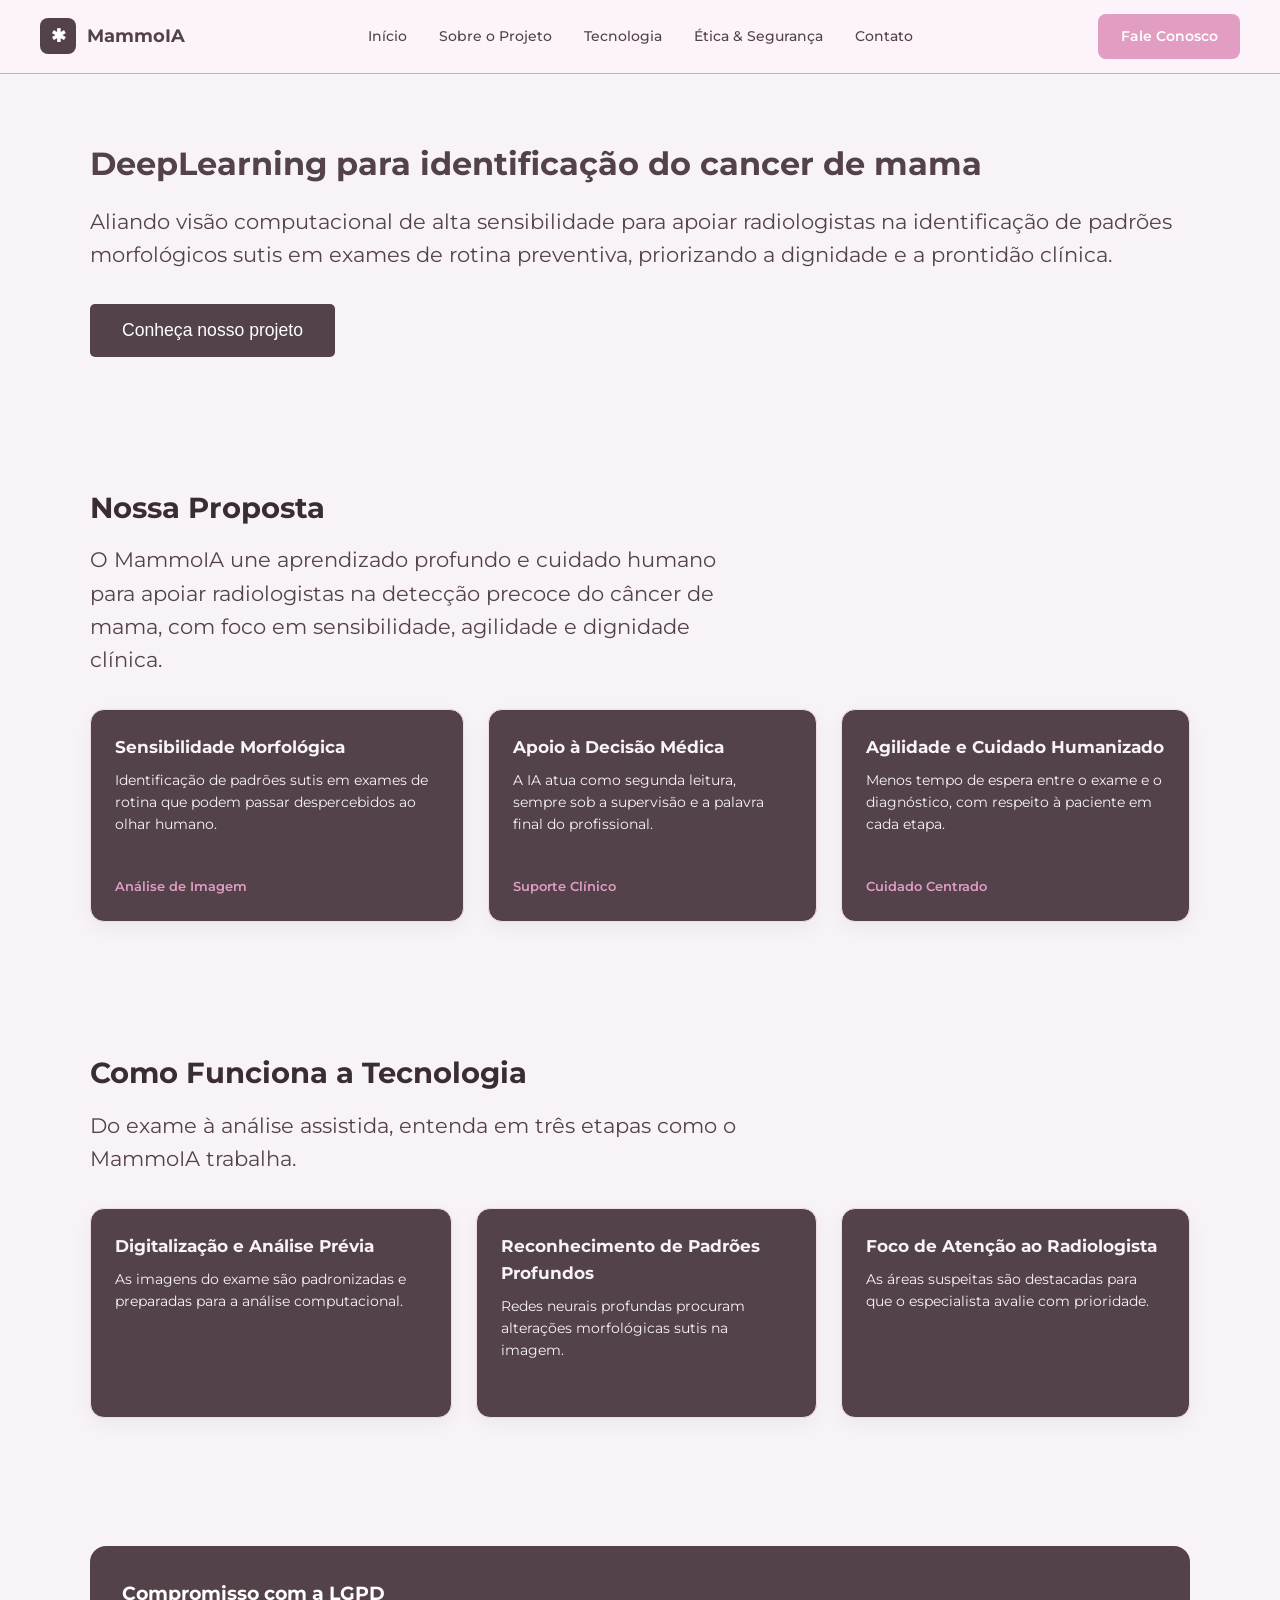
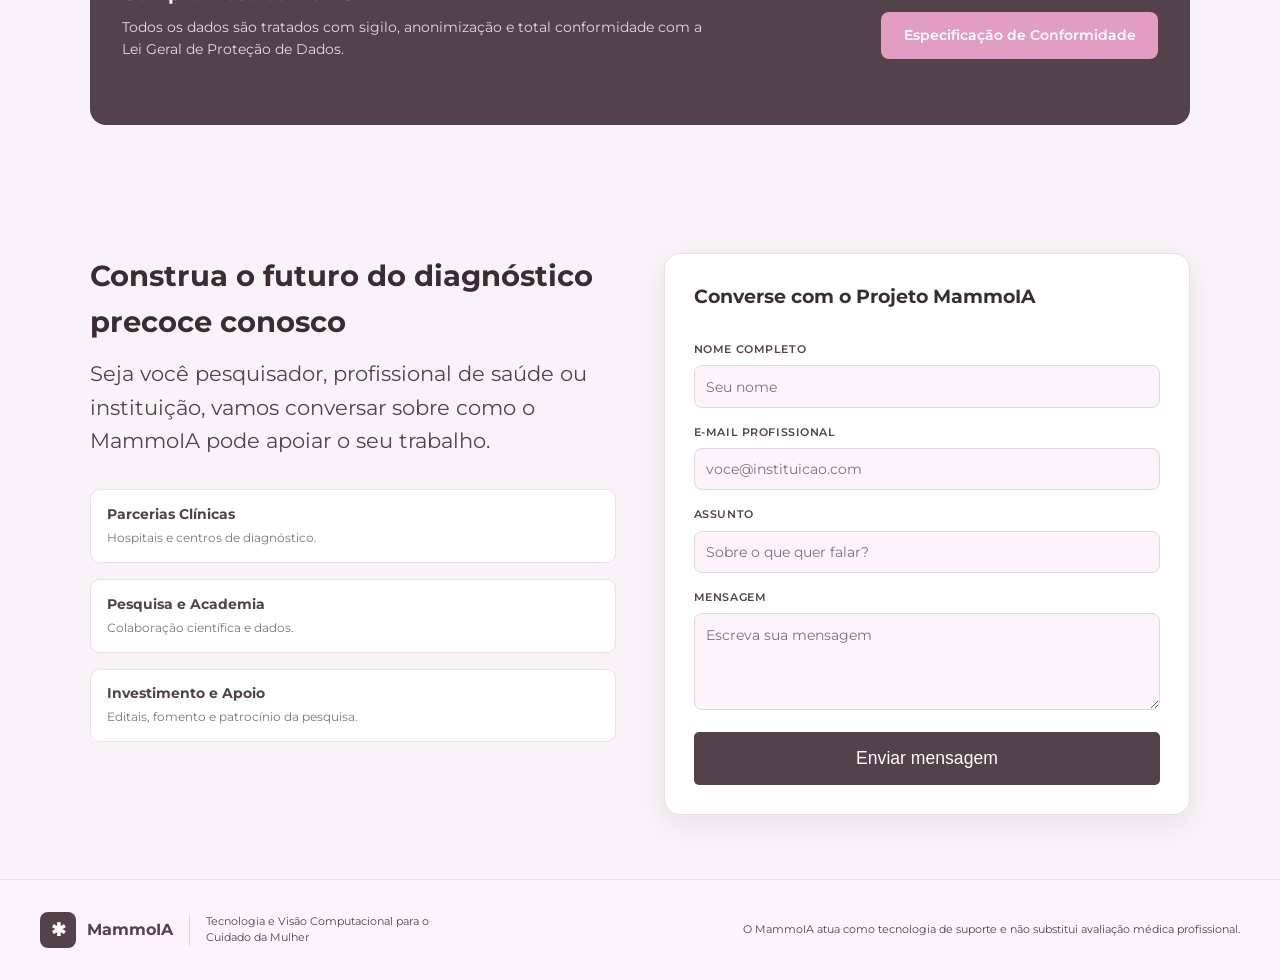
<file: Landing page - Projeto/index.html>
<!doctype html>
<html lang="pt-br">
  <head>
    <meta charset="UTF-8" />
    <meta name="viewport" content="width=device-width, initial-scale=1.0" />
    <link rel="stylesheet" href="style.css" />
    <link rel="preconnect" href="https://fonts.googleapis.com" />
    <link rel="preconnect" href="https://fonts.gstatic.com" crossorigin />
    <link
      href="https://fonts.googleapis.com/css2?family=Montserrat:ital,wght@0,100..900;1,100..900&display=swap"
      rel="stylesheet"
    />
    <title>MammoIA</title>
  </head>
  <body>
    <header class="header">
      <div class="nav">
        <a href="#home" class="logo">
          <span class="logo-icone">✱</span>
          MammoIA
        </a>

        <nav class="menu">
          <a href="#home">Início</a>
          <a href="#sobre">Sobre o Projeto</a>
          <a href="#tecnologia">Tecnologia</a>
          <a href="#etica">Ética &amp; Segurança</a>
          <a href="#contato">Contato</a>
        </nav>

        <a href="#contato" class="btn-header">Fale Conosco</a>
      </div>
    </header>

    <section class="secao" id="home">
      <div class="secao-inner">
        <h1>DeepLearning para identificação do cancer de mama</h1>
        <p>
          Aliando visão computacional de alta sensibilidade para apoiar
          radiologistas na identificação de padrões morfológicos sutis em exames
          de rotina preventiva, priorizando a dignidade e a prontidão clínica.
        </p>
        <button class="btn-primary">Conheça nosso projeto</button>
      </div>
    </section>

    <section class="secao" id="sobre">
      <div class="secao-inner">
        <h2>Nossa Proposta</h2>
        <p class="secao-texto">
          O MammoIA une aprendizado profundo e cuidado humano para apoiar
          radiologistas na detecção precoce do câncer de mama, com foco em
          sensibilidade, agilidade e dignidade clínica.
        </p>

        <div class="cards">
          <article class="card-info">
            <h3>Sensibilidade Morfológica</h3>
            <p>
              Identificação de padrões sutis em exames de rotina que podem
              passar despercebidos ao olhar humano.
            </p>
            <a href="#tecnologia" class="card-link">Análise de Imagem</a>
          </article>

          <article class="card-info">
            <h3>Apoio à Decisão Médica</h3>
            <p>
              A IA atua como segunda leitura, sempre sob a supervisão e a
              palavra final do profissional.
            </p>
            <a href="#tecnologia" class="card-link">Suporte Clínico</a>
          </article>

          <article class="card-info">
            <h3>Agilidade e Cuidado Humanizado</h3>
            <p>
              Menos tempo de espera entre o exame e o diagnóstico, com respeito
              à paciente em cada etapa.
            </p>
            <a href="#etica" class="card-link">Cuidado Centrado</a>
          </article>
        </div>
      </div>
    </section>

    <section class="secao" id="tecnologia">
      <div class="secao-inner">
        <h2>Como Funciona a Tecnologia</h2>
        <p class="secao-texto">
          Do exame à análise assistida, entenda em três etapas como o MammoIA
          trabalha.
        </p>

        <div class="cards esquerda">
          <article class="card-info">
            <h3>Digitalização e Análise Prévia</h3>
            <p>
              As imagens do exame são padronizadas e preparadas para a análise
              computacional.
            </p>
          </article>

          <article class="card-info">
            <h3>Reconhecimento de Padrões Profundos</h3>
            <p>
              Redes neurais profundas procuram alterações morfológicas sutis na
              imagem.
            </p>
          </article>

          <article class="card-info">
            <h3>Foco de Atenção ao Radiologista</h3>
            <p>
              As áreas suspeitas são destacadas para que o especialista avalie
              com prioridade.
            </p>
          </article>
        </div>
      </div>
    </section>

    <section class="secao" id="etica">
      <div class="secao-inner">
        <div class="banner-etica">
          <div>
            <h3>Compromisso com a LGPD</h3>
            <p>
              Todos os dados são tratados com sigilo, anonimização e total
              conformidade com a Lei Geral de Proteção de Dados.
            </p>
          </div>
          <a href="#contato" class="btn-rosa">Especificação de Conformidade</a>
        </div>
      </div>
    </section>

    <!-- CONTATO -->
    <section class="secao" id="contato">
      <div class="secao-inner contato-grid">
        <div>
          <h2>Construa o futuro do diagnóstico precoce conosco</h2>
          <p class="secao-texto">
            Seja você pesquisador, profissional de saúde ou instituição, vamos
            conversar sobre como o MammoIA pode apoiar o seu trabalho.
          </p>

          <ul class="contato-lista">
            <li>
              <strong>Parcerias Clínicas</strong><br /><small
                >Hospitais e centros de diagnóstico.</small
              >
            </li>
            <li>
              <strong>Pesquisa e Academia</strong><br /><small
                >Colaboração científica e dados.</small
              >
            </li>
            <li>
              <strong>Investimento e Apoio</strong><br /><small
                >Editais, fomento e patrocínio da pesquisa.</small
              >
            </li>
          </ul>
        </div>

        <form class="form-card">
          <h3>Converse com o Projeto MammoIA</h3>

          <label for="nome">Nome completo</label>
          <input type="text" id="nome" placeholder="Seu nome" />

          <label for="email">E-mail profissional</label>
          <input type="email" id="email" placeholder="voce@instituicao.com" />

          <label for="assunto">Assunto</label>
          <input
            type="text"
            id="assunto"
            placeholder="Sobre o que quer falar?"
          />

          <label for="msg">Mensagem</label>
          <textarea
            id="msg"
            rows="4"
            placeholder="Escreva sua mensagem"
          ></textarea>

          <button type="submit" class="btn-primary">Enviar mensagem</button>
        </form>
      </div>
    </section>

    <footer class="footer">
      <div class="footer-inner">
        <div class="footer-marca">
          <a href="#home" class="logo footer-logo">
            <span class="logo-icone">✱</span>
            MammoIA
          </a>
          <p class="footer-slogan">
            Tecnologia e Visão Computacional para o Cuidado da Mulher
          </p>
        </div>

        <p class="footer-aviso">
          O MammoIA atua como tecnologia de suporte e não substitui avaliação
          médica profissional.
        </p>
      </div>
    </footer>
  </body>
</html>
</file>
<file: Landing page - Projeto/style.css>
* {
  margin: 0;
  padding: 0;
  box-sizing: border-box;
}

body {
  font-family: Montserrat;
  line-height: 1.6;
  color: #f8f3f6;
  background-color: #f8f3f6;
}

.container {
  margin: 0;
  padding: 0;
  max-width: 1200px;
}

.header {
  background-color: #fcf4fa;
  position: sticky;
  top: 0;
  z-index: 100;
  padding: 0.9rem 2rem;
  border-bottom: 1px solid #e19dc2;
}

.nav {
  max-width: 1200px;
  margin: 0 auto;
  display: grid;
  grid-template-columns: 1fr auto 1fr;
  align-items: center;
}

.logo {
  display: flex;
  align-items: center;
  gap: 0.7rem;
  font-weight: 700;
  font-size: 1.1rem;
  color: #54424b;
  text-decoration: none;
  justify-self: start;
}

.logo-icone {
  width: 36px;
  height: 36px;
  background-color: #54424b;
  color: white;
  border-radius: 8px;
  display: flex;
  align-items: center;
  justify-content: center;
  font-size: 1.1rem;
}

.menu {
  display: flex;
  gap: 2rem;
}

.menu a {
  color: #54424b;
  text-decoration: none;
  font-size: 0.85rem;
  font-weight: 500;
  transition: color 0.3s;
}

.menu a:hover {
  color: #c0558c;
}

.btn-header {
  justify-self: end;
  background-color: #e19dc2;
  color: white;
  text-decoration: none;
  font-size: 0.85rem;
  font-weight: 600;
  padding: 0.7rem 1.4rem;
  border-radius: 8px;
  transition: background-color 0.3s;
}

.btn-header:hover {
  background-color: #d87ba8;
}

.secao {
  padding: 4rem 2rem;
  color: #54424b;
}

.secao h1 {
  font-size: 2rem;
  margin-bottom: 1rem;
}
.secao p {
  font-size: 1.3rem;
  margin-bottom: 2rem;
  flex-wrap: wrap;
}
.btn-primary {
  background-color: #54424b;
  color: white;
  padding: 1rem 2rem;
  border: none;
  border-radius: 5px;
  font-size: 1.1rem;
  cursor: pointer;
  transition: background-color 0.5s;
}
.btn-primary:hover {
  background-color: #e19dc2;
}

.secao-inner {
  max-width: 1100px;
  margin: 0 auto;
}

.secao-inner.centro {
  text-align: center;
}
.secao h2 {
  font-size: 1.8rem;
  color: #3a2c33;
  margin-bottom: 0.8rem;
}
.secao-texto {
  max-width: 650px;
  font-size: 0.95rem;
  margin-bottom: 2rem;
}
.centro .secao-texto {
  margin-left: auto;
  margin-right: auto;
}

.cards {
  display: flex;
  flex-direction: row;
  grid-template-columns: repeat(3, 1fr);
  gap: 1.5rem;
  color: #f8f3f6;
}
.cards.esquerda {
  text-align: left;
  flex-direction: colum;
}
.card-info {
  background: #54424b;
  border: 1px solid #f0dce8;
  border-radius: 14px;
  padding: 1.5rem;
  box-shadow: 0 6px 20px rgba(0, 0, 0, 0.05);
  display: flex;
  flex-direction: column;
  gap: 0.6rem;
}
.card-info h3 {
  font-size: 1.05rem;
}
.card-info p {
  font-size: 0.85rem;
  flex-grow: 1;
}

.card-link {
  font-size: 0.8rem;
  font-weight: 600;
  color: #e19dc2;
  text-decoration: none;
}
.card-link:hover {
  text-decoration: underline;
}

.banner-etica {
  background-color: #54424b;
  color: white;
  border-radius: 16px;
  padding: 2rem;
  display: flex;
  align-items: center;
  justify-content: space-between;
  gap: 2rem;
}
.banner-etica h3 {
  font-size: 1.2rem;
  margin-bottom: 0.5rem;
}
.banner-etica p {
  font-size: 0.85rem;
  color: #e8d8e0;
  max-width: 600px;
}
.btn-rosa {
  background-color: #e19dc2;
  color: white;
  text-decoration: none;
  font-size: 0.85rem;
  font-weight: 600;
  padding: 0.8rem 1.4rem;
  border-radius: 8px;
  white-space: nowrap;
  transition: background-color 0.3s;
}
.btn-rosa:hover {
  background-color: #d87ba8;
}

/* ===== Contato ===== */
.contato-grid {
  display: grid;
  grid-template-columns: 1fr 1fr;
  gap: 3rem;
  align-items: start;
}
.contato-lista {
  list-style: none;
  display: flex;
  flex-direction: column;
  gap: 1rem;
}
.contato-lista li {
  background: white;
  border: 1px solid #f0dce8;
  border-radius: 10px;
  padding: 0.8rem 1rem;
  font-size: 0.9rem;
}
.contato-lista small {
  color: #777;
}

.form-card {
  background: white;
  border: 1px solid #f0dce8;
  border-radius: 16px;
  padding: 1.8rem;
  box-shadow: 0 10px 30px rgba(0, 0, 0, 0.07);
  display: flex;
  flex-direction: column;
  gap: 0.4rem;
}
.form-card h3 {
  margin-bottom: 0.8rem;
  color: #3a2c33;
}
.form-card label {
  font-size: 0.7rem;
  font-weight: 600;
  text-transform: uppercase;
  letter-spacing: 0.05em;
  margin-top: 0.6rem;
}
.form-card input,
.form-card textarea {
  font-family: inherit;
  font-size: 0.9rem;
  padding: 0.7rem;
  border: 1px solid #e5d3dd;
  border-radius: 8px;
  background: #fcf4fa;
  color: #f8f3f6;
  resize: vertical;
}
.form-card input:focus,
.form-card textarea:focus {
  outline: 2px solid #e19dc2;
}
.form-card .btn-primary {
  margin-top: 1rem;
}

.footer {
  background-color: #fcf4fa;
  border-top: 1px solid #f0dce8;
  padding: 2rem;
}

.footer-inner {
  max-width: 1200px;
  margin: 0 auto;
  display: flex;
  justify-content: space-between;
  align-items: center;
  gap: 2rem;
}

/* Bloco esquerdo: logo + linha + slogan */
.footer-marca {
  display: flex;
  align-items: center;
  gap: 1rem;
}

.footer-logo {
  font-size: 1rem;
}

.footer-slogan {
  max-width: 280px;
  font-size: 0.7rem;
  line-height: 1.4;
  color: #54424b;
  padding-left: 1rem;
  border-left: 1px solid #e5d3dd;
}

.footer-aviso {
  max-width: 520px;
  font-size: 0.7rem;
  line-height: 1.4;
  color: #54424b;
  text-align: right;
}

@media (max-width: 800px) {
  .footer-inner,
  .footer-marca {
    flex-direction: column;
    align-items: flex-start;
  }
  .footer-aviso {
    text-align: left;
  }
}
</file>
